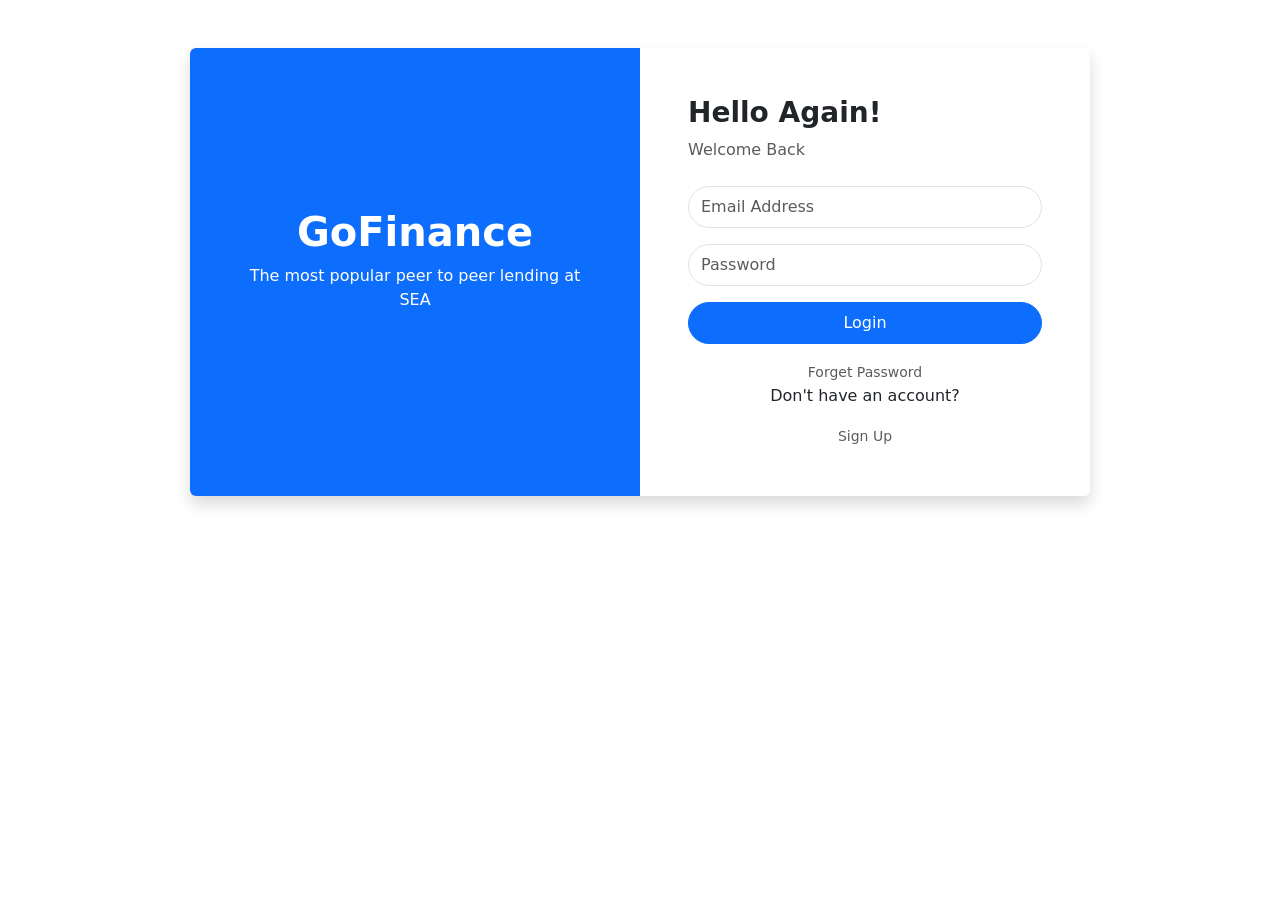
<file: Employee Dashboard/index.html>
<!DOCTYPE html>
<html lang="en">

<head>
    <meta charset="UTF-8">
    <meta name="viewport" content="width=device-width, initial-scale=1.0">
    <title>Log In-Employee Management System</title>
    <link rel="stylesheet" href="bootstrap.min.css">

</head>

<body>
    <div class="container mx-auto mt-5">
        <div class="row g-0 shadow rounded overflow-hidden mx-auto" style="max-width: 900px;">
            <div class="col-md-6 d-flex flex-column justify-content-center text-center text-white p-5 bg-primary">
                <h1 class="fw-bold ">GoFinance</h1>
                <p class="mb-4 ">The most popular peer to peer lending at SEA</p>
            </div>
            <div class="col-md-6 bg-white d-flex flex-column justify-content-center p-5 ">
                <h3 class="fw-bold ">Hello Again!</h3>
                <p class="text-muted mb-4 ">Welcome Back</p>
                <form>
                    <div class="mb-3">
                        <input type="email" class="form-control rounded-pill py-2" placeholder="Email Address" required></div>
                    <div class="mb-3">
                        <input type="password" class="form-control rounded-pill py-2" placeholder="Password" required>
                    </div>
                    <a href="Dashborad.html"><button type="submit" class="btn btn-primary w-100 rounded-pill py-2 mb-3">Login</button></a>
                </form>
                <div class="text-center">
                    <a href="" class="text-decoration-none text-muted small">Forget Password</a>
                    <p>Don't have an account?</p>
                    <a href="signup.html" class="text-decoration-none text-muted small">Sign Up</a>
                </div>

            </div>

        </div>

    </div>

    <script src="bootstrap.bundle.js "></script>
</body>

</html>
</file>
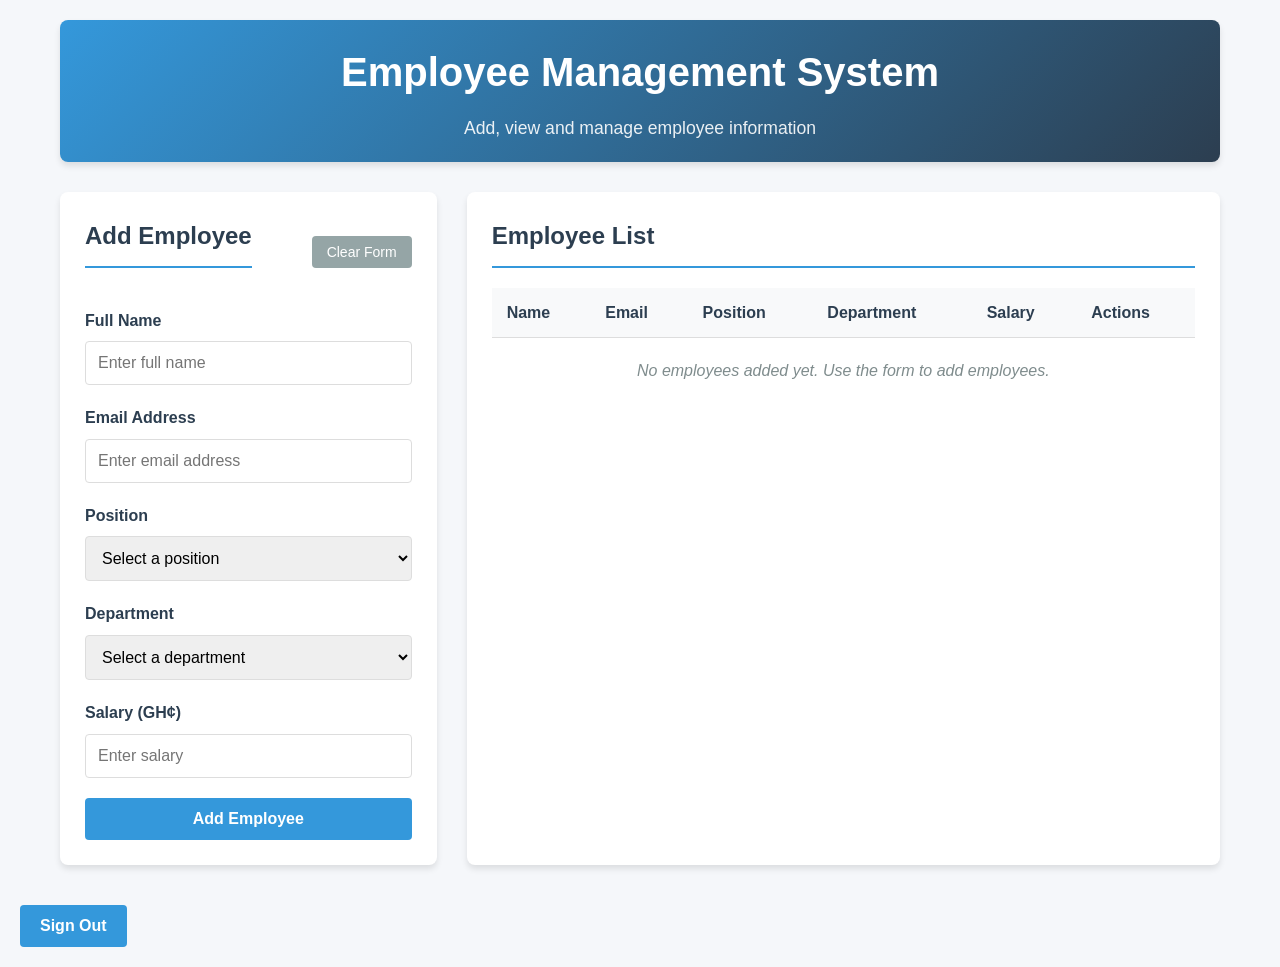
<file: Employee Dashboard/Dashborad.html>
<!DOCTYPE html>
<html lang="en">

<head>
    <meta charset="UTF-8">
    <meta name="viewport" content="width=device-width, initial-scale=1.0">
    <title>Employee Management System</title>
    <link rel="stylesheet" href="style.css">

</head>

<body>
    <div class="container">
        <header>
            <h1>Employee Management System</h1>
            <p class="subtitle">Add, view and manage employee information</p>
        </header>

        <div class="success-message" id="successMessage">
            Employee added successfully!
        </div>

        <div class="main-content">
            <section class="form-section">
                <div class="form-header">
                    <h2>Add Employee</h2>
                    <button class="clear-btn" id="clearForm">Clear Form</button>
                </div>
                <form id="employeeForm">
                    <div class="form-group">
                        <label for="name">Full Name</label>
                        <input type="text" id="name" placeholder="Enter full name">
                        <div class="error" id="nameError">Please enter a valid name (min 2 characters)</div>
                    </div>

                    <div class="form-group">
                        <label for="email">Email Address</label>
                        <input type="email" id="email" placeholder="Enter email address">
                        <div class="error" id="emailError">Please enter a valid email address</div>
                    </div>

                    <div class="form-group">
                        <label for="position">Position</label>
                        <select id="position">
                            <option value="">Select a position</option>
                            <option value="Software Engineer">Software Engineer</option>
                            <option value="Product Manager">Product Manager</option>
                            <option value="UX Designer">UX Designer</option>
                            <option value="Data Analyst">Data Analyst</option>
                            <option value="HR Manager">HR Manager</option>
                            <option value="Marketing Specialist">Marketing Specialist</option>
                        </select>
                        <div class="error" id="positionError">Please select a position</div>
                    </div>

                    <div class="form-group">
                        <label for="department">Department</label>
                        <select id="department">
                            <option value="">Select a department</option>
                            <option value="Engineering">Engineering</option>
                            <option value="Product">Product</option>
                            <option value="Design">Design</option>
                            <option value="Data Science">Data Science</option>
                            <option value="Human Resources">Human Resources</option>
                            <option value="Marketing">Marketing</option>
                        </select>
                        <div class="error" id="departmentError">Please select a department</div>
                    </div>

                    <div class="form-group">
                        <label for="salary">Salary (GH¢)</label>
                        <input type="number" id="salary" placeholder="Enter salary" min="0">
                        <div class="error" id="salaryError">Please enter a valid salary (min GH¢1000)</div>
                    </div>

                    <button type="submit" class="btn">Add Employee</button>
                </form>
            </section>

            <section class="table-section">
                <h2>Employee List</h2>
                <table id="employeeTable">
                    <thead>
                        <tr>
                            <th>Name</th>
                            <th>Email</th>
                            <th>Position</th>
                            <th>Department</th>
                            <th>Salary</th>
                            <th>Actions</th>
                        </tr>
                    </thead>
                    <tbody id="employeeTableBody">
                        <!-- Employee data will be inserted here dynamically -->
                    </tbody>
                </table>
                <div class="empty-table" id="emptyTableMessage">
                    No employees added yet. Use the form to add employees.
                </div>
            </section>
        </div>
    </div>
    <a href="index.html"><button type="submit" class="btn-1">Sign Out</button></a>

    <script src="index.js"></script>

</body>

</html>
</file>
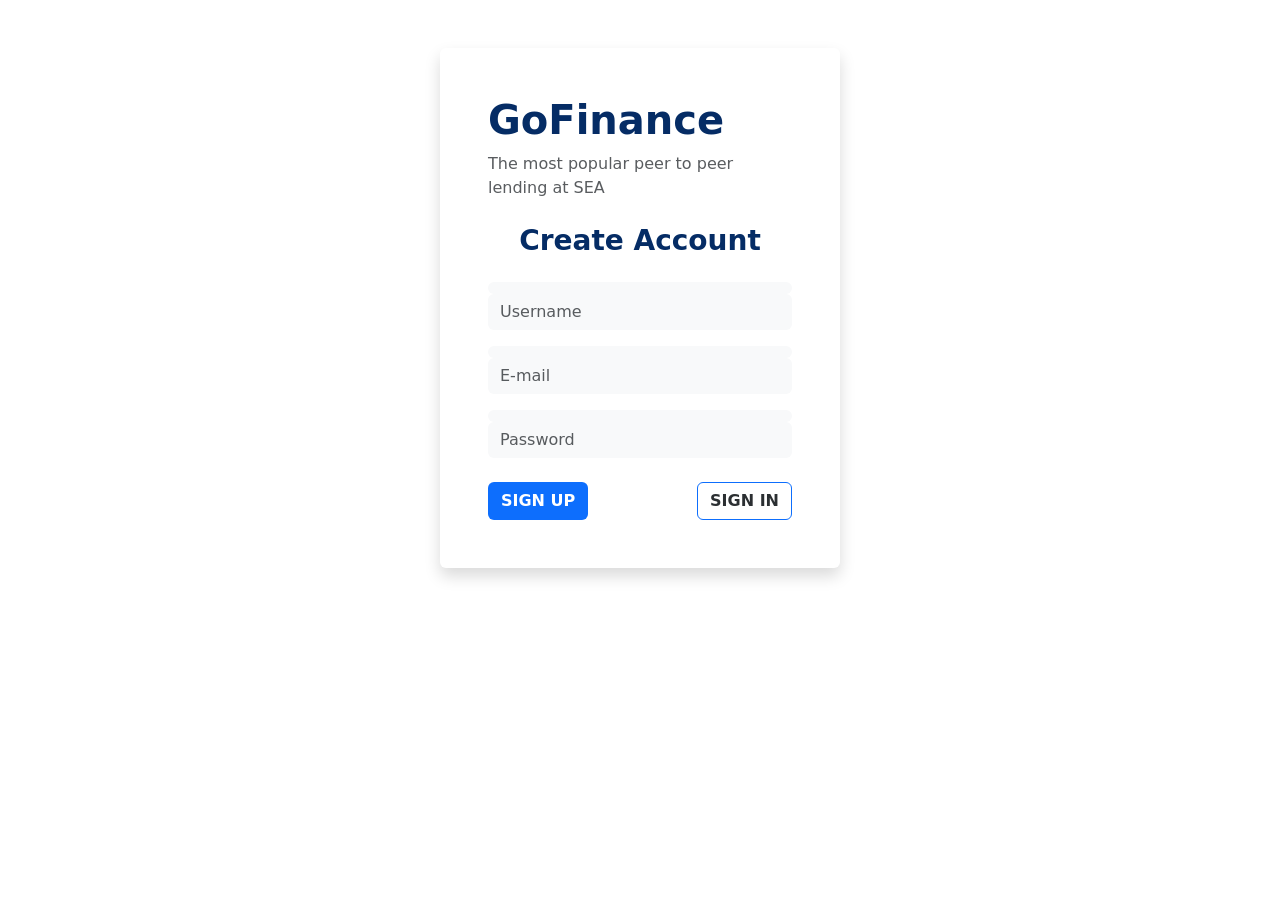
<file: Employee Dashboard/signup.html>
<!DOCTYPE html>
<html lang="en">

<head>
    <meta charset="UTF-8">
    <meta name="viewport" content="width=device-width, initial-scale=1.0">
    <title>Sign Up-Employee Management System</title>
    <link rel="stylesheet" href="bootstrap.min.css">
</head>

<body>
    <div class=" container m-auto mt-5 shadow rounded p-5" style="max-width: 400px; width: 100%;">
        <h1 class="fw-bold text-primary-emphasis ">GoFinance</h1>
        <p class="mb-4 text-muted">The most popular peer to peer lending at SEA</p>
        <h3 class="text-center fw-bold mb-4 text-primary-emphasis">Create Account</h3>

        <form>

            <div class="mb-3">
                <span class="input-group-text bg-light border-0"><i class="bi bi-person"></i></span>
                <input type="text" class="form-control bg-light border-0" placeholder="Username" required>
            </div>


            <div class="mb-3">
                <span class="input-group-text bg-light border-0"><i class="bi bi-envelope"></i></span>
                <input type="email" class="form-control bg-light border-0" placeholder="E-mail" required>
            </div>


            <div class="mb-4">
                <span class="input-group-text bg-light border-0"><i class="bi bi-lock"></i></span>
                <input type="password" class="form-control bg-light border-0" placeholder="Password" required>
            </div>


            <div class="d-flex justify-content-between">
                <a href="Dashborad.html"> <button type="submit" class="btn text-white fw-semibold flex-fill me-2 bg-primary">
          SIGN UP
        </button></a>

                <a href="index.html"><button type="button" class="btn btn-outline-primary text-secondary-emphasis fw-semibold flex-fill ms-2 ">
          SIGN IN
        </button></a>
            </div>
        </form>
    </div>

    <script src="bootstrap.bundle.js"></script>
</body>

</html>
</file>
<file: Employee Dashboard/style.css>
* {
     margin: 0;
     padding: 0;
     box-sizing: border-box;
     font-family: 'Segoe UI', Tahoma, Geneva, Verdana, sans-serif;
 }
 
 body {
     background-color: #f5f7fa;
     color: #333;
     line-height: 1.6;
 }
 
 .container {
     max-width: 1200px;
     margin: 0 auto;
     padding: 20px;
 }
 
 header {
     text-align: center;
     margin-bottom: 30px;
     padding: 20px;
     background: linear-gradient(135deg, #3498db, #2c3e50);
     color: white;
     border-radius: 8px;
     box-shadow: 0 4px 6px rgba(0, 0, 0, 0.1);
 }
 
 h1 {
     font-size: 2.5rem;
     margin-bottom: 10px;
 }
 
 .subtitle {
     font-size: 1.1rem;
     opacity: 0.9;
 }
 
 .main-content {
     display: grid;
     grid-template-columns: 1fr 2fr;
     gap: 30px;
 }
 
 @media (max-width: 768px) {
     .main-content {
         grid-template-columns: 1fr;
     }
 }
 
 .form-section {
     background: white;
     padding: 25px;
     border-radius: 8px;
     box-shadow: 0 4px 6px rgba(0, 0, 0, 0.1);
 }
 
 .table-section {
     background: white;
     padding: 25px;
     border-radius: 8px;
     box-shadow: 0 4px 6px rgba(0, 0, 0, 0.1);
     overflow-x: auto;
 }
 
 h2 {
     margin-bottom: 20px;
     color: #2c3e50;
     border-bottom: 2px solid #3498db;
     padding-bottom: 10px;
 }
 
 .form-group {
     margin-bottom: 20px;
 }
 
 label {
     display: block;
     margin-bottom: 8px;
     font-weight: 600;
     color: #2c3e50;
 }
 
 input,
 select {
     width: 100%;
     padding: 12px;
     border: 1px solid #ddd;
     border-radius: 4px;
     font-size: 16px;
     transition: border 0.3s;
 }
 
 input:focus,
 select:focus {
     border-color: #3498db;
     outline: none;
     box-shadow: 0 0 0 2px rgba(52, 152, 219, 0.2);
 }
 
 .error {
     color: #e74c3c;
     font-size: 14px;
     margin-top: 5px;
     display: none;
 }
 
 .btn {
     background: #3498db;
     color: white;
     border: none;
     padding: 12px 20px;
     border-radius: 4px;
     cursor: pointer;
     font-size: 16px;
     font-weight: 600;
     transition: background 0.3s;
     width: 100%;
 }
 
 .btn-1 {
     background: #3498db;
     color: white;
     border: none;
     padding: 12px 20px;
     border-radius: 4px;
     cursor: pointer;
     font-size: 16px;
     font-weight: 600;
     transition: background 0.3s;
     margin: 20px;
     cursor: pointer;
 }
 
 .btn:hover {
     background: #2980b9;
 }
 
 table {
     width: 100%;
     border-collapse: collapse;
     margin-top: 10px;
 }
 
 th,
 td {
     padding: 12px 15px;
     text-align: left;
     border-bottom: 1px solid #ddd;
 }
 
 th {
     background-color: #f8f9fa;
     font-weight: 600;
     color: #2c3e50;
 }
 
 tr:hover {
     background-color: #f5f7fa;
 }
 
 .actions {
     display: flex;
     gap: 10px;
 }
 
 .edit-btn,
 .delete-btn {
     padding: 6px 12px;
     border: none;
     border-radius: 4px;
     cursor: pointer;
     font-size: 14px;
     transition: all 0.3s;
 }
 
 .edit-btn {
     background: #f39c12;
     color: white;
 }
 
 .edit-btn:hover {
     background: #e67e22;
 }
 
 .delete-btn {
     background: #e74c3c;
     color: white;
 }
 
 .delete-btn:hover {
     background: #c0392b;
 }
 
 .empty-table {
     text-align: center;
     padding: 20px;
     color: #7f8c8d;
     font-style: italic;
 }
 
 .success-message {
     background: #2ecc71;
     color: white;
     padding: 10px;
     border-radius: 4px;
     margin-bottom: 20px;
     text-align: center;
     display: none;
 }
 
 .form-header {
     display: flex;
     justify-content: space-between;
     align-items: center;
     margin-bottom: 20px;
 }
 
 .clear-btn {
     background: #95a5a6;
     color: white;
     border: none;
     padding: 8px 15px;
     border-radius: 4px;
     cursor: pointer;
     font-size: 14px;
 }
 
 .clear-btn:hover {
     background: #7f8c8d;
 }
</file>
